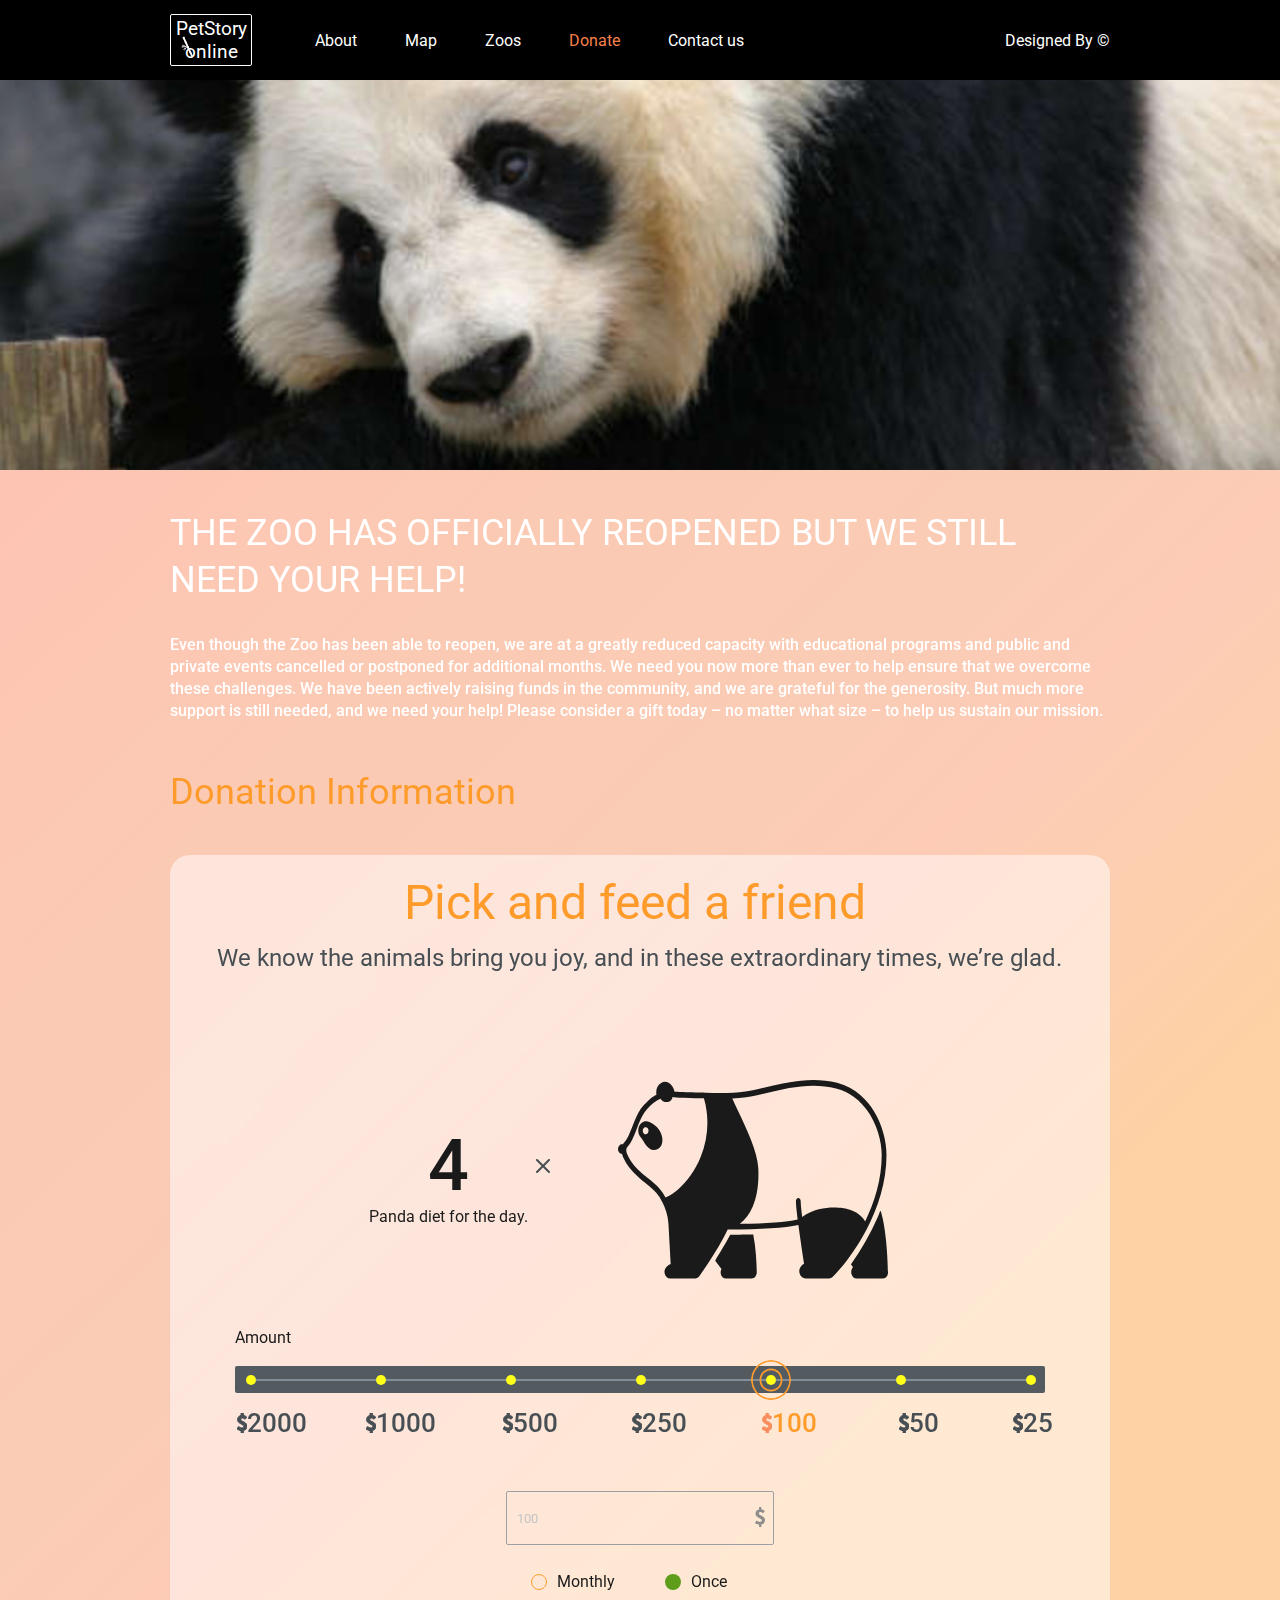
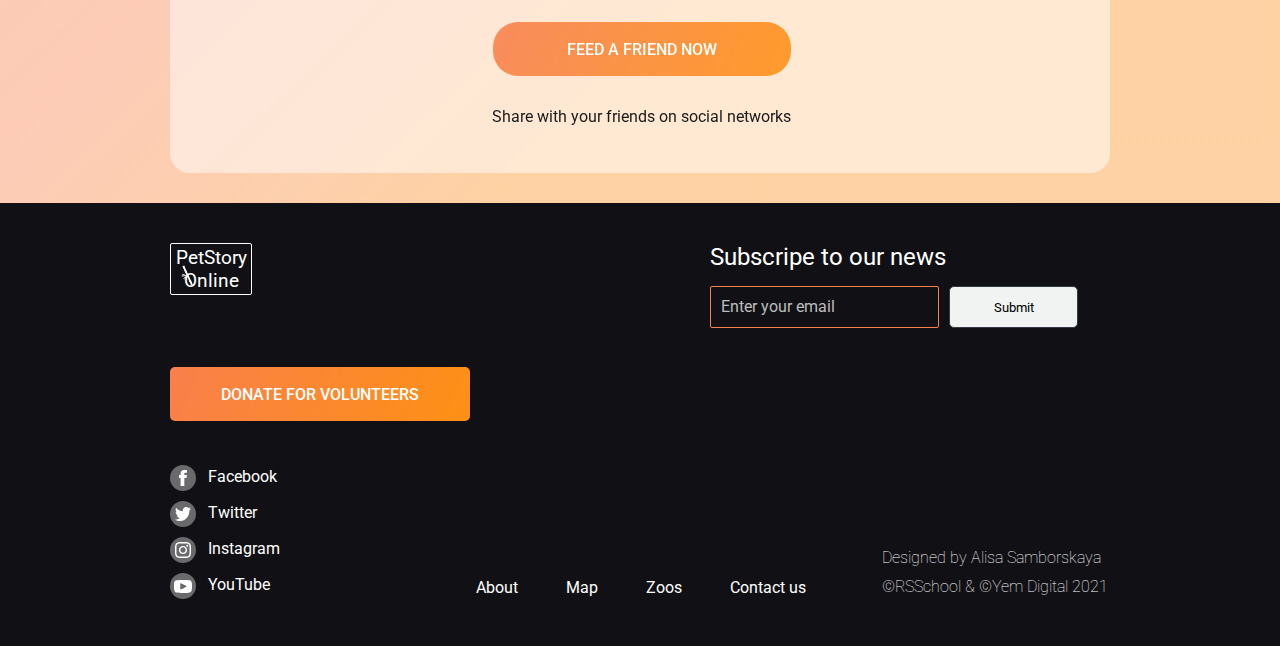
<file: online-zoo/pages/donate/index.html>
<!DOCTYPE html>
<html lang="en">
  <head>
    <meta charset="UTF-8" />
    <meta http-equiv="X-UA-Compatible" content="IE=edge" />
    <meta name="viewport" content="width=device-width, initial-scale=1.0" />
    <link
      href="https://fonts.googleapis.com/css2?family=Roboto:wght@100;300;400;500;700&display=swap"
      rel="stylesheet"
    />
    <link rel="stylesheet" href="./style.css" />

    <title>Donate</title>
  </head>
  <body>
    <section class="navigation">
      <header class="header">
        <div class="page__wrapper">
          <div class="nav__container">
            <a href="../../pages/main/index.html" class="logo__wrapper">
              <h1>PetStory online</h1>
            </a>
            <nav class="nav">
              <ul class="nav__container__wrapper">
                <li class="nav__item">
                  <a href="../../pages/main/index.html">About</a>
                </li>
                <li class="nav__item"><a>Map</a></li>
                <li class="nav__item"><a>Zoos</a></li>
                <li class="nav__item active">
                  <a href="../../pages/donate/index.html">Donate</a>
                </li>
                <li class="nav__item"><a>Contact us</a></li>
              </ul>
            </nav>
          </div>
          <div class="designed__by">
            <a
              href="https://www.figma.com/file/jfEFwkXVj1WRq7sUHDr8os/PetStory-online"
              >Designed By ©</a
            >
          </div>
          <div class="burger__wrapper" onclick="showMenu(this)">
            <svg
              width="18"
              height="10"
              viewBox="0 0 18 10"
              fill="none"
              xmlns="http://www.w3.org/2000/svg"
            >
              <rect width="18" height="2" rx="1" fill="white" />
              <rect y="4" width="18" height="2" rx="1" fill="white" />
              <rect y="8" width="18" height="2" rx="1" fill="white" />
            </svg>
            <div id="menu" class="burger__links__container">
              <div class="head">
                <a href="../../pages/main/index.html" class="logo__wrapper">
                  <h1>PetStory Online</h1>
                </a>
                <div class="close__btn" onclick="closeMenu(this)"></div>
              </div>
              <ul class="burger__links">
                <li class="burger__link__item">
                  <a href="../../pages/main/index.html" class="burger__link"
                    >About</a
                  >
                </li>
                <li class="burger__link__item">
                  <a href="" class="burger__link">Map</a>
                </li>
                <li class="burger__link__item">
                  <a href="" class="burger__link">Zoos</a>
                </li>
                <li class="burger__link__item">
                  <a href="../../pages/donate/index.html" class="burger__link"
                    >Donate</a
                  >
                </li>
                <li class="burger__link__item">
                  <a href="" class="burger__link">Contact us</a>
                </li>
                <li class="burger__link__item">
                  <a
                    href="https://www.figma.com/file/ypzT9idgAILaSRVRmDAJxn/online-zoo-3-weeks?node-id=153%3A470"
                    class="burger__link"
                    >Designed by ©</a
                  >
                </li>
              </ul>
            </div>
          </div>
        </div>
      </header>
      <div class="banner">
        <div class="banner__container"></div>
      </div>
    </section>
    <section class="pick">
      <div class="help__wrapper">
        <div class="help">
          THE ZOO HAS OFFICIALLY REOPENED BUT WE STILL NEED YOUR HELP!
        </div>
        <p id="text">
          Even though the Zoo has been able to reopen, we are at a greatly
          reduced capacity with educational programs and public and private
          events cancelled or postponed for additional months. We need you now
          more than ever to help ensure that we overcome these challenges. We
          have been actively raising funds in the community, and we are grateful
          for the generosity. But much more support is still needed, and we need
          your help! Please consider a gift today – no matter what size – to
          help us sustain our mission.
        </p>
        <span id="donate">Donation Information</span>
      </div>
      <div class="page__wrapper">
        <div class="pick__container">
          <div class="subtitle">Pick and feed a friend</div>
          <p>
            We know the animals bring you joy, and in these extraordinary times,
            we’re glad.
          </p>
          <div class="img__wrapper">
            <div class="number__container">
              <div class="number">4</div>
              <div class="diets">Panda diet for the day.</div>
            </div>
            <div class="img">
              <img src="../../assets/icons/panda_widget1.svg" alt="" />
            </div>
          </div>
        </div>
        <div class="input__container">
          <div class="range__container">
            <div class="amount">Amount</div>
            <div class="line__wrapper"><div class="micro__line" /></div>
            <div class="dots__wrapper">
              <div class="dot__item">
                <input type="radio" name="dot" id="dot" value="5000" onchange="changeValue(this)" />
              </div>
              <div class="dot__item">
                <input type="radio" name="dot" id="dot" value="2000" onchange="changeValue(this)" />
              </div>
              <div class="dot__item">
                <input type="radio" name="dot" id="dot" value="1000" onchange="changeValue(this)" />
              </div>
              <div class="dot__item">
                <input type="radio" name="dot" id="dot" value="500" onchange="changeValue(this)" />
              </div>
              <div class="dot__item">
                <input type="radio" name="dot" id="dot" value="250" onchange="changeValue(this)" />
              </div>
              <div class="dot__item">
                <input type="radio" name="dot" id="dot" value="100" onchange="changeValue(this)" checked />
              </div>
              <div class="dot__item">
                <input type="radio" name="dot" id="dot" value="50" onchange="changeValue(this)" />
              </div>
              <div class="dot__item">
                <input type="radio" name="dot" id="dot" value="25" onchange="changeValue(this)" />
              </div>
            </div>
          </div>
          <div class="amount__container">
            <div class="amount__item">
              <svg
                width="10"
                height="20"
                viewBox="0 0 10 20"
                fill="none"
                xmlns="http://www.w3.org/2000/svg"
              >
                <path
                  d="M8.07792 6.25974C7.66234 5.87013 7.24675 5.58442 6.85714 5.37662C6.46753 5.19481 6.02597 5.09091 5.53247 5.09091C4.96104 5.09091 4.54545 5.22078 4.25974 5.45455C3.97403 5.68831 3.81818 6.07792 3.81818 6.5974C3.81818 6.96104 3.97403 7.2987 4.28571 7.53247C4.5974 7.79221 4.96104 8.02597 5.42857 8.25974C5.8961 8.49351 6.38961 8.72727 6.90909 8.98701C7.42857 9.24675 7.92208 9.53247 8.38961 9.8961C8.85714 10.2597 9.22078 10.6753 9.53247 11.1948C9.84416 11.7143 10 12.3377 10 13.0649C10 14.1818 9.68831 15.1429 9.09091 15.9481C8.49351 16.7532 7.55844 17.2727 6.36364 17.5584V20H4.1039V17.6623C3.42857 17.5844 2.7013 17.4026 1.94805 17.0909C1.19481 16.7792 0.545455 16.3896 0 15.8961L1.50649 13.5844C2.1039 14.026 2.67532 14.3636 3.19481 14.5974C3.74026 14.8312 4.28571 14.9351 4.83117 14.9351C5.48052 14.9351 5.97403 14.8052 6.25974 14.5455C6.57143 14.2857 6.72727 13.8701 6.72727 13.3247C6.72727 12.9091 6.57143 12.5714 6.25974 12.2857C5.94805 12 5.58442 11.7403 5.11688 11.4805C4.64935 11.2208 4.15584 10.961 3.63636 10.7013C3.11688 10.4416 2.62338 10.1299 2.15584 9.76623C1.68831 9.4026 1.32468 8.98701 1.01299 8.49351C0.701299 8 0.545455 7.42857 0.545455 6.72727C0.545455 5.58442 0.857143 4.62338 1.48052 3.87013C2.1039 3.11688 2.98701 2.62338 4.07792 2.41558V0H6.33766V2.36364C7.09091 2.46753 7.74026 2.7013 8.31169 3.03896C8.88312 3.37662 9.37662 3.79221 9.84416 4.28571L8.07792 6.25974Z"
                  fill="#333B41"
                />
              </svg>
              5000
            </div>
            <div class="amount__item">
              <svg
                width="10"
                height="20"
                viewBox="0 0 10 20"
                fill="none"
                xmlns="http://www.w3.org/2000/svg"
              >
                <path
                  d="M8.07792 6.25974C7.66234 5.87013 7.24675 5.58442 6.85714 5.37662C6.46753 5.19481 6.02597 5.09091 5.53247 5.09091C4.96104 5.09091 4.54545 5.22078 4.25974 5.45455C3.97403 5.68831 3.81818 6.07792 3.81818 6.5974C3.81818 6.96104 3.97403 7.2987 4.28571 7.53247C4.5974 7.79221 4.96104 8.02597 5.42857 8.25974C5.8961 8.49351 6.38961 8.72727 6.90909 8.98701C7.42857 9.24675 7.92208 9.53247 8.38961 9.8961C8.85714 10.2597 9.22078 10.6753 9.53247 11.1948C9.84416 11.7143 10 12.3377 10 13.0649C10 14.1818 9.68831 15.1429 9.09091 15.9481C8.49351 16.7532 7.55844 17.2727 6.36364 17.5584V20H4.1039V17.6623C3.42857 17.5844 2.7013 17.4026 1.94805 17.0909C1.19481 16.7792 0.545455 16.3896 0 15.8961L1.50649 13.5844C2.1039 14.026 2.67532 14.3636 3.19481 14.5974C3.74026 14.8312 4.28571 14.9351 4.83117 14.9351C5.48052 14.9351 5.97403 14.8052 6.25974 14.5455C6.57143 14.2857 6.72727 13.8701 6.72727 13.3247C6.72727 12.9091 6.57143 12.5714 6.25974 12.2857C5.94805 12 5.58442 11.7403 5.11688 11.4805C4.64935 11.2208 4.15584 10.961 3.63636 10.7013C3.11688 10.4416 2.62338 10.1299 2.15584 9.76623C1.68831 9.4026 1.32468 8.98701 1.01299 8.49351C0.701299 8 0.545455 7.42857 0.545455 6.72727C0.545455 5.58442 0.857143 4.62338 1.48052 3.87013C2.1039 3.11688 2.98701 2.62338 4.07792 2.41558V0H6.33766V2.36364C7.09091 2.46753 7.74026 2.7013 8.31169 3.03896C8.88312 3.37662 9.37662 3.79221 9.84416 4.28571L8.07792 6.25974Z"
                  fill="#333B41"
                />
              </svg>
              2000
            </div>
            <div class="amount__item ">
              <svg
                width="10"
                height="20"
                viewBox="0 0 10 20"
                fill="none"
                xmlns="http://www.w3.org/2000/svg"
              >
                <path
                  d="M8.07792 6.25974C7.66234 5.87013 7.24675 5.58442 6.85714 5.37662C6.46753 5.19481 6.02597 5.09091 5.53247 5.09091C4.96104 5.09091 4.54545 5.22078 4.25974 5.45455C3.97403 5.68831 3.81818 6.07792 3.81818 6.5974C3.81818 6.96104 3.97403 7.2987 4.28571 7.53247C4.5974 7.79221 4.96104 8.02597 5.42857 8.25974C5.8961 8.49351 6.38961 8.72727 6.90909 8.98701C7.42857 9.24675 7.92208 9.53247 8.38961 9.8961C8.85714 10.2597 9.22078 10.6753 9.53247 11.1948C9.84416 11.7143 10 12.3377 10 13.0649C10 14.1818 9.68831 15.1429 9.09091 15.9481C8.49351 16.7532 7.55844 17.2727 6.36364 17.5584V20H4.1039V17.6623C3.42857 17.5844 2.7013 17.4026 1.94805 17.0909C1.19481 16.7792 0.545455 16.3896 0 15.8961L1.50649 13.5844C2.1039 14.026 2.67532 14.3636 3.19481 14.5974C3.74026 14.8312 4.28571 14.9351 4.83117 14.9351C5.48052 14.9351 5.97403 14.8052 6.25974 14.5455C6.57143 14.2857 6.72727 13.8701 6.72727 13.3247C6.72727 12.9091 6.57143 12.5714 6.25974 12.2857C5.94805 12 5.58442 11.7403 5.11688 11.4805C4.64935 11.2208 4.15584 10.961 3.63636 10.7013C3.11688 10.4416 2.62338 10.1299 2.15584 9.76623C1.68831 9.4026 1.32468 8.98701 1.01299 8.49351C0.701299 8 0.545455 7.42857 0.545455 6.72727C0.545455 5.58442 0.857143 4.62338 1.48052 3.87013C2.1039 3.11688 2.98701 2.62338 4.07792 2.41558V0H6.33766V2.36364C7.09091 2.46753 7.74026 2.7013 8.31169 3.03896C8.88312 3.37662 9.37662 3.79221 9.84416 4.28571L8.07792 6.25974Z"
                  fill="#333B41"
                />
              </svg>
              1000
            </div>
            <div class="amount__item">
              <svg
                width="10"
                height="20"
                viewBox="0 0 10 20"
                fill="none"
                xmlns="http://www.w3.org/2000/svg"
              >
                <path
                  d="M8.07792 6.25974C7.66234 5.87013 7.24675 5.58442 6.85714 5.37662C6.46753 5.19481 6.02597 5.09091 5.53247 5.09091C4.96104 5.09091 4.54545 5.22078 4.25974 5.45455C3.97403 5.68831 3.81818 6.07792 3.81818 6.5974C3.81818 6.96104 3.97403 7.2987 4.28571 7.53247C4.5974 7.79221 4.96104 8.02597 5.42857 8.25974C5.8961 8.49351 6.38961 8.72727 6.90909 8.98701C7.42857 9.24675 7.92208 9.53247 8.38961 9.8961C8.85714 10.2597 9.22078 10.6753 9.53247 11.1948C9.84416 11.7143 10 12.3377 10 13.0649C10 14.1818 9.68831 15.1429 9.09091 15.9481C8.49351 16.7532 7.55844 17.2727 6.36364 17.5584V20H4.1039V17.6623C3.42857 17.5844 2.7013 17.4026 1.94805 17.0909C1.19481 16.7792 0.545455 16.3896 0 15.8961L1.50649 13.5844C2.1039 14.026 2.67532 14.3636 3.19481 14.5974C3.74026 14.8312 4.28571 14.9351 4.83117 14.9351C5.48052 14.9351 5.97403 14.8052 6.25974 14.5455C6.57143 14.2857 6.72727 13.8701 6.72727 13.3247C6.72727 12.9091 6.57143 12.5714 6.25974 12.2857C5.94805 12 5.58442 11.7403 5.11688 11.4805C4.64935 11.2208 4.15584 10.961 3.63636 10.7013C3.11688 10.4416 2.62338 10.1299 2.15584 9.76623C1.68831 9.4026 1.32468 8.98701 1.01299 8.49351C0.701299 8 0.545455 7.42857 0.545455 6.72727C0.545455 5.58442 0.857143 4.62338 1.48052 3.87013C2.1039 3.11688 2.98701 2.62338 4.07792 2.41558V0H6.33766V2.36364C7.09091 2.46753 7.74026 2.7013 8.31169 3.03896C8.88312 3.37662 9.37662 3.79221 9.84416 4.28571L8.07792 6.25974Z"
                  fill="#333B41"
                />
              </svg>
              500
            </div>
            <div class="amount__item">
              <svg
                width="10"
                height="20"
                viewBox="0 0 10 20"
                fill="none"
                xmlns="http://www.w3.org/2000/svg"
              >
                <path
                  d="M8.07792 6.25974C7.66234 5.87013 7.24675 5.58442 6.85714 5.37662C6.46753 5.19481 6.02597 5.09091 5.53247 5.09091C4.96104 5.09091 4.54545 5.22078 4.25974 5.45455C3.97403 5.68831 3.81818 6.07792 3.81818 6.5974C3.81818 6.96104 3.97403 7.2987 4.28571 7.53247C4.5974 7.79221 4.96104 8.02597 5.42857 8.25974C5.8961 8.49351 6.38961 8.72727 6.90909 8.98701C7.42857 9.24675 7.92208 9.53247 8.38961 9.8961C8.85714 10.2597 9.22078 10.6753 9.53247 11.1948C9.84416 11.7143 10 12.3377 10 13.0649C10 14.1818 9.68831 15.1429 9.09091 15.9481C8.49351 16.7532 7.55844 17.2727 6.36364 17.5584V20H4.1039V17.6623C3.42857 17.5844 2.7013 17.4026 1.94805 17.0909C1.19481 16.7792 0.545455 16.3896 0 15.8961L1.50649 13.5844C2.1039 14.026 2.67532 14.3636 3.19481 14.5974C3.74026 14.8312 4.28571 14.9351 4.83117 14.9351C5.48052 14.9351 5.97403 14.8052 6.25974 14.5455C6.57143 14.2857 6.72727 13.8701 6.72727 13.3247C6.72727 12.9091 6.57143 12.5714 6.25974 12.2857C5.94805 12 5.58442 11.7403 5.11688 11.4805C4.64935 11.2208 4.15584 10.961 3.63636 10.7013C3.11688 10.4416 2.62338 10.1299 2.15584 9.76623C1.68831 9.4026 1.32468 8.98701 1.01299 8.49351C0.701299 8 0.545455 7.42857 0.545455 6.72727C0.545455 5.58442 0.857143 4.62338 1.48052 3.87013C2.1039 3.11688 2.98701 2.62338 4.07792 2.41558V0H6.33766V2.36364C7.09091 2.46753 7.74026 2.7013 8.31169 3.03896C8.88312 3.37662 9.37662 3.79221 9.84416 4.28571L8.07792 6.25974Z"
                  fill="#333B41"
                />
              </svg>
              250
            </div>
            <div class="amount__item checked">
              <svg
                width="10"
                height="20"
                viewBox="0 0 10 20"
                fill="none"
                xmlns="http://www.w3.org/2000/svg"
              >
                <path
                  d="M8.07792 6.25974C7.66234 5.87013 7.24675 5.58442 6.85714 5.37662C6.46753 5.19481 6.02597 5.09091 5.53247 5.09091C4.96104 5.09091 4.54545 5.22078 4.25974 5.45455C3.97403 5.68831 3.81818 6.07792 3.81818 6.5974C3.81818 6.96104 3.97403 7.2987 4.28571 7.53247C4.5974 7.79221 4.96104 8.02597 5.42857 8.25974C5.8961 8.49351 6.38961 8.72727 6.90909 8.98701C7.42857 9.24675 7.92208 9.53247 8.38961 9.8961C8.85714 10.2597 9.22078 10.6753 9.53247 11.1948C9.84416 11.7143 10 12.3377 10 13.0649C10 14.1818 9.68831 15.1429 9.09091 15.9481C8.49351 16.7532 7.55844 17.2727 6.36364 17.5584V20H4.1039V17.6623C3.42857 17.5844 2.7013 17.4026 1.94805 17.0909C1.19481 16.7792 0.545455 16.3896 0 15.8961L1.50649 13.5844C2.1039 14.026 2.67532 14.3636 3.19481 14.5974C3.74026 14.8312 4.28571 14.9351 4.83117 14.9351C5.48052 14.9351 5.97403 14.8052 6.25974 14.5455C6.57143 14.2857 6.72727 13.8701 6.72727 13.3247C6.72727 12.9091 6.57143 12.5714 6.25974 12.2857C5.94805 12 5.58442 11.7403 5.11688 11.4805C4.64935 11.2208 4.15584 10.961 3.63636 10.7013C3.11688 10.4416 2.62338 10.1299 2.15584 9.76623C1.68831 9.4026 1.32468 8.98701 1.01299 8.49351C0.701299 8 0.545455 7.42857 0.545455 6.72727C0.545455 5.58442 0.857143 4.62338 1.48052 3.87013C2.1039 3.11688 2.98701 2.62338 4.07792 2.41558V0H6.33766V2.36364C7.09091 2.46753 7.74026 2.7013 8.31169 3.03896C8.88312 3.37662 9.37662 3.79221 9.84416 4.28571L8.07792 6.25974Z"
                  fill="#333B41"
                />
              </svg>
              100
            </div>
            <div class="amount__item">
              <svg
                width="10"
                height="20"
                viewBox="0 0 10 20"
                fill="none"
                xmlns="http://www.w3.org/2000/svg"
              >
                <path
                  d="M8.07792 6.25974C7.66234 5.87013 7.24675 5.58442 6.85714 5.37662C6.46753 5.19481 6.02597 5.09091 5.53247 5.09091C4.96104 5.09091 4.54545 5.22078 4.25974 5.45455C3.97403 5.68831 3.81818 6.07792 3.81818 6.5974C3.81818 6.96104 3.97403 7.2987 4.28571 7.53247C4.5974 7.79221 4.96104 8.02597 5.42857 8.25974C5.8961 8.49351 6.38961 8.72727 6.90909 8.98701C7.42857 9.24675 7.92208 9.53247 8.38961 9.8961C8.85714 10.2597 9.22078 10.6753 9.53247 11.1948C9.84416 11.7143 10 12.3377 10 13.0649C10 14.1818 9.68831 15.1429 9.09091 15.9481C8.49351 16.7532 7.55844 17.2727 6.36364 17.5584V20H4.1039V17.6623C3.42857 17.5844 2.7013 17.4026 1.94805 17.0909C1.19481 16.7792 0.545455 16.3896 0 15.8961L1.50649 13.5844C2.1039 14.026 2.67532 14.3636 3.19481 14.5974C3.74026 14.8312 4.28571 14.9351 4.83117 14.9351C5.48052 14.9351 5.97403 14.8052 6.25974 14.5455C6.57143 14.2857 6.72727 13.8701 6.72727 13.3247C6.72727 12.9091 6.57143 12.5714 6.25974 12.2857C5.94805 12 5.58442 11.7403 5.11688 11.4805C4.64935 11.2208 4.15584 10.961 3.63636 10.7013C3.11688 10.4416 2.62338 10.1299 2.15584 9.76623C1.68831 9.4026 1.32468 8.98701 1.01299 8.49351C0.701299 8 0.545455 7.42857 0.545455 6.72727C0.545455 5.58442 0.857143 4.62338 1.48052 3.87013C2.1039 3.11688 2.98701 2.62338 4.07792 2.41558V0H6.33766V2.36364C7.09091 2.46753 7.74026 2.7013 8.31169 3.03896C8.88312 3.37662 9.37662 3.79221 9.84416 4.28571L8.07792 6.25974Z"
                  fill="#333B41"
                />
              </svg>
              50
            </div>
            <div class="amount__item">
              <svg
                width="10"
                height="20"
                viewBox="0 0 10 20"
                fill="none"
                xmlns="http://www.w3.org/2000/svg"
              >
                <path
                  d="M8.07792 6.25974C7.66234 5.87013 7.24675 5.58442 6.85714 5.37662C6.46753 5.19481 6.02597 5.09091 5.53247 5.09091C4.96104 5.09091 4.54545 5.22078 4.25974 5.45455C3.97403 5.68831 3.81818 6.07792 3.81818 6.5974C3.81818 6.96104 3.97403 7.2987 4.28571 7.53247C4.5974 7.79221 4.96104 8.02597 5.42857 8.25974C5.8961 8.49351 6.38961 8.72727 6.90909 8.98701C7.42857 9.24675 7.92208 9.53247 8.38961 9.8961C8.85714 10.2597 9.22078 10.6753 9.53247 11.1948C9.84416 11.7143 10 12.3377 10 13.0649C10 14.1818 9.68831 15.1429 9.09091 15.9481C8.49351 16.7532 7.55844 17.2727 6.36364 17.5584V20H4.1039V17.6623C3.42857 17.5844 2.7013 17.4026 1.94805 17.0909C1.19481 16.7792 0.545455 16.3896 0 15.8961L1.50649 13.5844C2.1039 14.026 2.67532 14.3636 3.19481 14.5974C3.74026 14.8312 4.28571 14.9351 4.83117 14.9351C5.48052 14.9351 5.97403 14.8052 6.25974 14.5455C6.57143 14.2857 6.72727 13.8701 6.72727 13.3247C6.72727 12.9091 6.57143 12.5714 6.25974 12.2857C5.94805 12 5.58442 11.7403 5.11688 11.4805C4.64935 11.2208 4.15584 10.961 3.63636 10.7013C3.11688 10.4416 2.62338 10.1299 2.15584 9.76623C1.68831 9.4026 1.32468 8.98701 1.01299 8.49351C0.701299 8 0.545455 7.42857 0.545455 6.72727C0.545455 5.58442 0.857143 4.62338 1.48052 3.87013C2.1039 3.11688 2.98701 2.62338 4.07792 2.41558V0H6.33766V2.36364C7.09091 2.46753 7.74026 2.7013 8.31169 3.03896C8.88312 3.37662 9.37662 3.79221 9.84416 4.28571L8.07792 6.25974Z"
                  fill="#333B41"
                />
              </svg>
              25
            </div>
          </div>
        </div>
        <div class="amount__input__container">
          <div class="dollar">
            <input
              type="number"
              id="amount"
              placeholder="Another amount"
              value="100"
              oninput="changeAmountInput(this)"
              min="0"
              max="9999"
              oninput="if (this.value.length > 4) this.value = this.value.slice(0, 4);"
            />
            <svg
              width="10"
              height="20"
              viewBox="0 0 10 20"
              fill="none"
              xmlns="http://www.w3.org/2000/svg"
            >
              <path
                d="M8.07792 6.25974C7.66234 5.87013 7.24675 5.58442 6.85714 5.37662C6.46753 5.19481 6.02597 5.09091 5.53247 5.09091C4.96104 5.09091 4.54545 5.22078 4.25974 5.45455C3.97403 5.68831 3.81818 6.07792 3.81818 6.5974C3.81818 6.96104 3.97403 7.2987 4.28571 7.53247C4.5974 7.79221 4.96104 8.02597 5.42857 8.25974C5.8961 8.49351 6.38961 8.72727 6.90909 8.98701C7.42857 9.24675 7.92208 9.53247 8.38961 9.8961C8.85714 10.2597 9.22078 10.6753 9.53247 11.1948C9.84416 11.7143 10 12.3377 10 13.0649C10 14.1818 9.68831 15.1429 9.09091 15.9481C8.49351 16.7532 7.55844 17.2727 6.36364 17.5584V20H4.1039V17.6623C3.42857 17.5844 2.7013 17.4026 1.94805 17.0909C1.19481 16.7792 0.545455 16.3896 0 15.8961L1.50649 13.5844C2.1039 14.026 2.67532 14.3636 3.19481 14.5974C3.74026 14.8312 4.28571 14.9351 4.83117 14.9351C5.48052 14.9351 5.97403 14.8052 6.25974 14.5455C6.57143 14.2857 6.72727 13.8701 6.72727 13.3247C6.72727 12.9091 6.57143 12.5714 6.25974 12.2857C5.94805 12 5.58442 11.7403 5.11688 11.4805C4.64935 11.2208 4.15584 10.961 3.63636 10.7013C3.11688 10.4416 2.62338 10.1299 2.15584 9.76623C1.68831 9.4026 1.32468 8.98701 1.01299 8.49351C0.701299 8 0.545455 7.42857 0.545455 6.72727C0.545455 5.58442 0.857143 4.62338 1.48052 3.87013C2.1039 3.11688 2.98701 2.62338 4.07792 2.41558V0H6.33766V2.36364C7.09091 2.46753 7.74026 2.7013 8.31169 3.03896C8.88312 3.37662 9.37662 3.79221 9.84416 4.28571L8.07792 6.25974Z"
                fill="#333B41"
              />
            </svg>
          </div>
          <div class="radio__container">
            <div class="monthly">
              <input type="radio" name="time" id="monthly" />
              <div class="text">Monthly</div>
            </div>
            <div class="once">
              <input type="radio" name="time" id="onlogoce" checked />
              <div class="text">Once</div>
            </div>
          </div>
          <div class="button__container">
            <button class="button">FEED A FRIEND NOW</button>
          </div>
          <div class="share__container">
            Share with your friends on social networks
          </div>
        </div>
      </div>
    </section>
    <footer class="footer">
      <div class="page__wrapper">
        <div class="top__container">
          <a href="../../pages/main/index.html" class="logo__wrapper">
            <h1>PetStory Online</h1>
          </a>
          <div class="subscription__container">
            <div class="subtitle">Subscripe to our news</div>
            <div class="input__container">
              <input
                type="email"
                name="emal"
                id="emal"
                placeholder="Enter your email"
                class="subscr__input"
              />
              <button class="submit default">Submit</button>
            </div>
          </div>
        </div>
        <div class="button__wrapper">
          <button class="button">donate for volunteers</button>
        </div>
        <div class="bottom__container">
          <div class="left">
            <ul>
              <li>
                <div
                  onclick="location.href = 'https://ru-ru.facebook.com/'"
                  class="menu__item"
                >
                  <div class="img__wrapper">
                    <img src="../../assets/icons/fb.svg" alt="FB" />
                  </div>
                  <span>Facebook</span>
                </div>
              </li>
              <li>
                <div
                  onclick="location.href = 'https://twitter.com/tweeter'"
                  class="menu__item"
                >
                  <div class="img__wrapper">
                    <img src="../../assets/icons/tweet.svg" alt="TWITTER" />
                  </div>
                  <span>Twitter</span>
                </div>
              </li>
              <li>
                <div
                  onclick="location.href = 'https://www.instagram.com/'"
                  class="menu__item"
                >
                  <div class="img__wrapper">
                    <img src="../../assets/icons/ig.svg" alt="IG" />
                  </div>
                  <span>Instagram</span>
                </div>
              </li>
              <li>
                <div
                  onclick="location.href = 'https://www.youtube.com/?gl=RU&hl=ru'"
                  class="menu__item"
                >
                  <div class="img__wrapper">
                    <img src="../../assets/icons/yt.svg" alt="YOUTUBE" />
                  </div>
                  <span>YouTube</span>
                </div>
              </li>
            </ul>
          </div>
          <div class="middle">
            <nav class="bottom__nav">
              <ul>
                <li>
                  <a href="../../pages/main/index.html">About</a>
                </li>
                <li>
                  <a href="#">Map</a>
                </li>
                <li>
                  <a href="#">Zoos</a>
                </li>
                <li>
                  <a href="#">Contact us</a>
                </li>
              </ul>
            </nav>
          </div>
          <div class="right">
            <a> Designed by Alisa Samborskaya ©RSSchool & ©Yem Digital 2021 </a>
          </div>
        </div>
      </div>
    </footer>
    <script src="./script.js"></script>
  </body>
</html>
</file>
<file: online-zoo/pages/donate/style.css>
* {
  margin: 0;
  padding: 0;
  font-family: "Roboto";
  font-style: normal;
  font-weight: 400;
  line-height: 23px;
}

.background {
  position: absolute;
  top: 0;
  right: 0;
  left: 0;
  bottom: 0;
  background-color: #000;
  opacity: .5;
}

.open {
  display: flex !important;
}

.button {
  height: 54px;
  align-self: center;
  background: linear-gradient(113.96deg, #f9804b 1.49%, #fe9013 101.44%);
  width: 300px;
  border-radius: 25px;
  font-size: 16px;
  font-weight: 500;
  text-transform: uppercase;
  color: white;
  border: none;
}

.button:hover {
  background: #e47209;
}

.button:active {
  background: #4b9200;
}

svg path {
  stroke: inherit;
  stroke-width: inherit;
  fill: inherit;
}

.page__wrapper {
  display: flex;
  width: 1160px;
  margin: 0px auto;
}

.logo__wrapper {
  text-decoration: none;
  width: 82px;
  height: 52px;
  color: white;
  align-self: center;
  margin-right: 63px;
}

.logo__wrapper h1 {
  margin: 0;
  text-align: center;
  padding: 2px 0;
  border: 1.18841px solid #ffffff;
  border-radius: 2px;
  font-weight: 400;
  font-size: 19px;
  line-height: 23px;
  position: relative;
}

.logo__wrapper h1::after {
  content: "";
  z-index: 5;
  position: absolute;
  background-image: url("../../assets/icons/bamboo.svg");
  left: 10px;
  top: 21px;
  height: 21px;
  width: 12px;
  background-repeat: no-repeat;
}

.navigation {
  height: 470px;
  position: relative;
}

.navigation .header {
  background: black;
  height: 80px;
  width: 100%;
  display: flex;
  width: 100%;
  background: black;
}

.navigation .header .nav__container {
  width: 100%;
  display: flex;
  flex-direction: row;
  align-items: center;
}

.navigation .header .nav__container .nav .nav__container__wrapper {
  list-style: none;
  align-items: center;
  display: flex;
  column-gap: 58px;
}

.navigation .header .nav__container .nav .nav__container__wrapper .nav__item {
  color: white;
}

.navigation .header .nav__container .nav .nav__container__wrapper .nav__item:hover a {
  color: #f9804b;
}

.navigation .header .nav__container .nav .nav__container__wrapper .nav__item.active a {
  font-size: 16px;
  color: #f9804b;
}

.navigation .header .nav__container .nav .nav__container__wrapper .nav__item a {
  text-decoration: none;
  color: white;
  cursor: pointer;
  font-size: 16px;
}

.navigation .header .nav__container .nav .nav__container__wrapper .nav__item a:active {
  color: #f9804b;
}

.navigation .header .designed__by {
  display: flex;
  justify-content: end;
  color: white;
  text-align: center;
  align-self: center;
  width: 200px;
}

.navigation .header .designed__by a {
  text-decoration: none;
  color: white;
}

.burger__wrapper {
  position: absolute;
  top: 0;
  right: 0;
  display: none;
  flex-direction: row-reverse;
}

.burger__wrapper .burger__links__container {
  display: none;
  position: fixed;
  left: 0;
  width: 100%;
  top: 0;
  padding-left: 10px;
  flex-direction: column;
  background: white;
  padding-bottom: 40px;
}

.burger__wrapper .burger__links__container .head {
  display: flex;
  flex: 1;
  justify-content: space-between;
  padding-right: 10px;
}

.burger__wrapper .burger__links__container .logo__wrapper {
  align-self: unset;
  margin-top: 10px;
}

.burger__wrapper .burger__links__container .logo__wrapper h1 {
  color: #FE9013;
  border-color: #fe9013;
}

.burger__wrapper .burger__links__container .logo__wrapper h1::after {
  background-image: url("../../assets/icons/orange__bamboo.svg");
}

.burger__wrapper .burger__links__container .close__btn {
  background-image: url("../../assets/icons/icons8-close-48.png");
  width: 48px;
  height: 48px;
}

.burger__wrapper .burger__links__container ul {
  margin-top: 20px;
  list-style: none;
  row-gap: 15px;
}

.burger__wrapper .burger__links__container ul li {
  list-style: none;
}

.burger__wrapper .burger__links__container ul li .burger__link {
  text-decoration: none;
  color: #333B41;
}

.banner {
  position: absolute;
  z-index: -1;
  width: 100%;
  height: 390px;
}

.banner .banner__container {
  background-image: url("../../assets/images/panda.png");
  background-size: cover;
  background-position: center;
  background-repeat: no-repeat;
  overflow: hidden;
  height: 100%;
}

.pick {
  height: 1437px;
  padding-top: 40px;
  background: linear-gradient(315.75deg, rgba(254, 210, 144, 0.7) 30.06%, #febdab 100.95%, rgba(254, 210, 144, 0.7) 106.36%), linear-gradient(315.75deg, rgba(254, 189, 171, 0.74) 30.06%, rgba(243, 169, 248, 0.66) 50.74%, #e0d8f0 80.49%, #eaf7fe 127.9%, #eaf7fe 149.54%), linear-gradient(315.75deg, rgba(254, 189, 171, 0.74) 30.06%, rgba(243, 169, 248, 0.66) 50.74%, #e0d8f0 80.49%, #eaf7fe 127.9%, #eaf7fe 149.54%);
  opacity: 0.9;
}

.pick .help__wrapper {
  width: 1160px;
  display: flex;
  margin: 0 auto;
  display: flex;
  flex-direction: column;
  color: #ffffff;
}

.pick .help__wrapper .help {
  color: #ffffff;
  font-weight: 400;
  font-size: 36px;
  line-height: 47px;
  /* identical to box height, or 47px */
}

.pick .help__wrapper #text {
  font-weight: 500;
  font-size: 16px;
  line-height: 22px;
  margin-bottom: 40px;
}

.pick .help__wrapper #donate {
  font-weight: 400;
  font-size: 36px;
  line-height: 47px;
  color: #fe9013;
  margin-bottom: 60px;
  margin-top: 10px;
}

.pick .page__wrapper {
  height: 964px;
  background: rgba(255, 255, 255, 0.52);
  backdrop-filter: blur(2px);
  border-radius: 20px;
  display: flex;
  flex-direction: column;
}

.pick .page__wrapper .pick__container {
  margin-top: 40px;
  display: flex;
  flex-direction: column;
  width: 100%;
  align-items: center;
}

.pick .page__wrapper .pick__container .subtitle {
  font-weight: 400;
  font-size: 48px;
  line-height: 48px;
  text-align: center;
  color: #fe9013;
  margin-top: 6px;
  margin-right: 11px;
}

.pick .page__wrapper .pick__container p {
  margin-top: 26px;
  font-weight: 400;
  font-size: 24px;
  line-height: 29px;
  color: #333b41;
  align-self: flex-start;
  margin-left: 92px;
}

.pick .page__wrapper .pick__container .img__wrapper {
  display: flex;
  align-items: center;
  margin-top: 60px;
}

.pick .page__wrapper .pick__container .img__wrapper .number__container {
  display: flex;
  flex-direction: column;
  align-items: center;
  margin-right: 90px;
  margin-top: 41px;
}

.pick .page__wrapper .pick__container .img__wrapper .number__container .number {
  font-weight: 500;
  font-size: 72px;
  line-height: 58px;
  text-align: center;
  text-transform: uppercase;
  color: #000000;
  position: relative;
  margin-top: 6px;
}

.pick .page__wrapper .pick__container .img__wrapper .number__container .number::after {
  content: "";
  background-image: url("../../assets/icons/x_icon.svg");
  height: 14px;
  width: 14px;
  color: #333b41;
  position: absolute;
  top: 22px;
  left: 108px;
}

.pick .page__wrapper .pick__container .img__wrapper .number__container .diets {
  margin-top: 10px;
}

.pick .page__wrapper .pick__container .img__wrapper .img {
  margin-right: 10px;
}

.pick .page__wrapper .input__container {
  margin: 0 92px;
  display: flex;
  flex-direction: column;
}

.pick .page__wrapper .amount__input__container {
  margin-top: 50px;
  display: flex;
  flex-direction: column;
  align-items: center;
}

.pick .page__wrapper .amount__input__container .dollar {
  position: relative;
  width: 268px;
  height: 54px;
}

.pick .page__wrapper .amount__input__container .dollar input[type="number"]::-webkit-input-placeholder {
  font-weight: 400;
  font-size: 16px;
  line-height: 22px;
  /* or 22px */
  color: #929699;
}

.pick .page__wrapper .amount__input__container .dollar #amount {
  box-sizing: border-box;
  position: absolute;
  height: 54px;
  border-radius: 2px;
  border: 1px solid #929699;
  background: transparent;
  width: 268px;
  color: #bdbdbd;
  padding-left: 10px;
}

.pick .page__wrapper .amount__input__container .dollar #amount:focus {
  border: 1px solid #4b9200;
  outline: none;
  color: #4b9200;
}

.pick .page__wrapper .amount__input__container .dollar #amount:focus::-webkit-input-placeholder {
  color: #4b9200;
}

.pick .page__wrapper .amount__input__container .dollar svg {
  position: absolute;
  /* left: 25px; */
  /* z-index: 66; */
  fill: gray;
  right: 9px;
  top: 16px;
}

.pick .page__wrapper .amount__input__container .dollar #amount:focus + svg {
  fill: #4b9200;
  stroke: #4b9200;
}

.pick .page__wrapper .amount__input__container .radio__container {
  display: flex;
  column-gap: 50px;
  margin-top: 25px;
}

.pick .page__wrapper .amount__input__container .radio__container .monthly {
  display: flex;
  align-items: center;
  width: 84px;
  gap: 10px;
}

.pick .page__wrapper .amount__input__container .radio__container .once {
  display: flex;
  align-items: center;
  gap: 10px;
  width: 84px;
}

.pick .page__wrapper .amount__input__container .button__container .button {
  margin-top: 29px;
  margin-left: 3px;
  width: 298px;
}

.pick .page__wrapper .amount__input__container .share__container {
  margin-top: 29px;
  margin-left: 2px;
}

.pick .page__wrapper .micro__line {
  width: 915px;
  height: 2px;
  background: #72828e;
  margin-left: 29px;
  position: absolute;
  z-index: 3;
}

.pick .page__wrapper .range__container {
  margin-top: 41px;
  position: relative;
}

.pick .page__wrapper .range__container .line__wrapper {
  height: 27px;
  background: #404950;
  border-radius: 2px;
  width: 976px;
  display: flex;
  align-items: center;
  margin-top: 17px;
}

.pick .page__wrapper .range__container .dots__wrapper {
  z-index: 5;
  display: flex;
  width: 100%;
  margin-left: 26px;
  margin-right: 30px;
  justify-content: space-between;
}

.pick .page__wrapper .range__container .dots__wrapper .dot__item {
  width: 10px;
  height: 10px;
  border-radius: 50%;
  background: yellow;
  position: relative;
  cursor: pointer;
}

.pick .page__wrapper .range__container .dots__wrapper .dot__item input[type="radio"] {
  position: absolute;
  left: -15px;
  bottom: -15px;
  -webkit-appearance: none;
  cursor: pointer;
  width: 10px;
  height: 10px;
  padding: 20px;
  border: none;
  z-index: 5;
  background-color: transparent;
}

.pick .page__wrapper .range__container .dots__wrapper .dot__item input[type="radio"]:checked {
  position: absolute;
  bottom: -15px;
  left: -15px;
  background: url("../../assets/icons/roller_icon.svg");
}

.pick .page__wrapper .amount__container {
  margin-top: 12px;
  display: flex;
  justify-content: space-between;
}

.pick .page__wrapper .amount__container .amount__item {
  font-weight: 500;
  font-size: 26px;
  line-height: 36px;
  /* or 36px */
  text-transform: uppercase;
  width: 130px;
  color: #333b41;
  display: flex;
  align-items: center;
  justify-content: center;
}

.pick .page__wrapper .amount__container .amount__item:first-child {
  width: 95px;
  justify-content: start;
}

.pick .page__wrapper .amount__container .amount__item:last-child {
  width: 95px;
  justify-content: flex-end;
  box-sizing: border-box;
  padding-right: 25px;
}

.pick .page__wrapper .amount__container .amount__item svg {
  fill: #333b41;
  stroke: #333b41;
}

.pick .page__wrapper .amount__container .amount__item.checked {
  color: #fe9013;
}

.pick .page__wrapper .amount__container .amount__item.checked svg {
  fill: #f9804b;
  stroke: #f9804b;
}

.footer {
  height: 443px;
  background: #111115;
  color: #ffffff;
}

.footer .page__wrapper {
  flex-wrap: wrap;
}

.footer .page__wrapper .top__container {
  display: flex;
  width: 1160px;
  justify-content: space-between;
  margin-top: 40px;
}

.footer .page__wrapper .top__container .logo__wrapper {
  margin-bottom: 25px;
}

.footer .page__wrapper .top__container .subscription__container {
  row-gap: 14px;
  display: flex;
  flex-direction: column;
}

.footer .page__wrapper .top__container .subscription__container .subtitle {
  font-weight: 400;
  font-size: 24px;
  line-height: 29px;
  /* identical to box height, or 29px */
  color: #ffffff;
}

.footer .page__wrapper .top__container .subscription__container .input__container {
  display: flex;
  column-gap: 10px;
}

.footer .page__wrapper .top__container .subscription__container .input__container input {
  height: 40px;
  border-radius: 2px;
  border: 1px solid #f9804b;
  background: #111115;
  color: #bdbdbd;
  padding-left: 10px;
  width: 217px;
}

.footer .page__wrapper .top__container .subscription__container .input__container input:focus {
  border: 0.7px solid #4b9200;
  outline: none;
}

.footer .page__wrapper .top__container .subscription__container .input__container input:invalid {
  color: #d31414;
  border-color: #d31414;
}

.footer .page__wrapper .top__container .subscription__container .input__container input::-webkit-input-placeholder {
  font-weight: 400;
  font-size: 16px;
  line-height: 22px;
  color: #bdbdbd;
}

.footer .page__wrapper .top__container .subscription__container .input__container .submit {
  background: #f1f3f2;
  border: 1px solid #4b9200;
  border-radius: 5px;
  width: 129px;
  height: 42px;
}

.footer .page__wrapper .top__container .subscription__container .input__container .submit.mistake {
  color: #d31414;
  border-color: #d31414;
}

.footer .page__wrapper .top__container .subscription__container .input__container .submit.default {
  color: black;
  border-color: #333b41;
}

.footer .page__wrapper .top__container .subscription__container .input__container .submit:hover {
  color: #4b9200;
  border-color: #4b9200;
}

.footer .page__wrapper .button__wrapper {
  margin-bottom: 44px;
  margin-top: 38px;
}

.footer .page__wrapper .button__wrapper .button {
  border-radius: 5px;
}

.footer .page__wrapper .bottom__container {
  display: flex;
  width: 100%;
  justify-content: space-between;
}

.footer .page__wrapper .bottom__container .left .menu__item {
  display: flex;
  column-gap: 12px;
}

.footer .page__wrapper .bottom__container .left .menu__item:hover {
  cursor: pointer;
  color: #4b9200;
}

.footer .page__wrapper .bottom__container .left .menu__item:hover .img__wrapper {
  background: #4b9200;
}

.footer .page__wrapper .bottom__container .left .menu__item .img__wrapper {
  width: 26px;
  height: 26px;
  border-radius: 50%;
  background: rgba(196, 196, 196, 0.5);
  position: relative;
  display: flex;
  align-items: center;
  justify-content: center;
}

.footer .page__wrapper .bottom__container .left .menu__item .img__wrapper:hover {
  background: #4b9200;
}

.footer .page__wrapper .bottom__container .left ul {
  row-gap: 10px;
  display: flex;
  flex-direction: column;
}

.footer .page__wrapper .bottom__container .left ul li {
  list-style: none;
}

.footer .page__wrapper .bottom__container .middle {
  margin-left: 119px;
  display: flex;
}

.footer .page__wrapper .bottom__container .middle .bottom__nav {
  display: flex;
  align-items: end;
}

.footer .page__wrapper .bottom__container .middle .bottom__nav ul {
  display: flex;
  column-gap: 58px;
}

.footer .page__wrapper .bottom__container .middle .bottom__nav ul li {
  list-style: none;
}

.footer .page__wrapper .bottom__container .middle .bottom__nav ul li a {
  text-decoration: none;
  color: #ffffff;
}

.footer .page__wrapper .bottom__container .middle .bottom__nav ul li a:active {
  color: #f9804b;
}

.footer .page__wrapper .bottom__container .middle .bottom__nav ul li .active {
  color: #f9804b;
}

.footer .page__wrapper .bottom__container .right {
  display: flex;
  flex-direction: column;
  justify-content: end;
  width: 228px;
}

.footer .page__wrapper .bottom__container .right a {
  font-weight: 100;
  font-size: 16px;
  line-height: 27px;
  color: #ffffff;
  height: 52px;
}

.footer .page__wrapper .bottom__container .right a:active {
  color: #4b9200;
  text-decoration: underline #4b9200;
}

.footer .page__wrapper .bottom__container .right a:hover {
  cursor: pointer;
}

input[type="radio"] {
  -webkit-appearance: none;
  border-radius: 50%;
  width: 16px;
  height: 16px;
  border: 1px solid #fe9013;
}

input[type="radio"]:checked {
  background: #4b9200;
  border: none;
}

@media (min-width: 1000px) and (max-width: 1440px) {
  .navigation .header .page__wrapper {
    width: 940px;
    margin: 0 auto;
  }
  .navigation .header .page__wrapper .nav__container .nav .nav__container__wrapper {
    column-gap: 48px;
  }
  .navigation .banner .banner__container {
    background-image: url(../../assets/images/panda.png);
    background-size: 1600px;
    background-position: center;
    background-repeat: no-repeat;
    overflow: hidden;
    background-position-x: -173px;
    height: 390px;
  }
  .pick {
    height: unset;
    padding-bottom: 30px;
  }
  .pick .help__wrapper {
    width: 940px;
  }
  .pick .help__wrapper .help {
    width: 90%;
  }
  .pick .help__wrapper #text {
    margin-top: 30px;
  }
  .pick .help__wrapper #donate {
    margin-top: 7px;
    margin-bottom: 39px;
  }
  .pick .page__wrapper {
    width: 940px;
    height: 918px;
  }
  .pick .page__wrapper .pick__container {
    margin-top: 18px;
  }
  .pick .page__wrapper .pick__container p {
    margin-left: 47px;
    margin-top: 17px;
  }
  .pick .page__wrapper .input__container {
    margin: 0 65px;
  }
  .pick .page__wrapper .input__container .range__container .line__wrapper {
    width: 810px;
  }
  .pick .page__wrapper .input__container .range__container .line__wrapper .micro__line {
    width: 785px;
    margin-left: 14px;
  }
  .pick .page__wrapper .input__container .range__container .line__wrapper .dots__wrapper {
    margin-left: 11px;
    margin-right: 9px;
  }
  .pick .page__wrapper .input__container .range__container .line__wrapper .dots__wrapper .dot__item:first-of-type {
    display: none;
  }
  .pick .page__wrapper .input__container .range__container .amount__container {
    margin-left: -28px;
    width: 871px;
  }
  .pick .page__wrapper .input__container .range__container .amount__container .amount__item:first-of-type {
    display: none;
  }
  .footer .page__wrapper {
    width: 940px;
  }
  .footer .page__wrapper .top__container .logo__wrapper {
    margin-bottom: 34px;
  }
  .footer .page__wrapper .top__container .subscription__container {
    margin-right: 32px;
  }
  .footer .page__wrapper .bottom__container .middle .bottom__nav ul {
    column-gap: 48px;
  }
  .footer .page__wrapper .bottom__container .right {
    margin-bottom: 4px;
  }
  .footer .page__wrapper .bottom__container .right a {
    line-height: 29px;
  }
}

@media (min-width: 640px) and (max-width: 999px) {
  .navigation {
    overflow: hidden;
    height: 369px;
  }
  .navigation .header {
    height: 34px;
    position: fixed;
    z-index: 15;
  }
  .navigation .header .page__wrapper {
    width: 600px;
    margin: 0 auto;
  }
  .navigation .header .page__wrapper .nav__container .logo__wrapper {
    width: 46px;
    height: unset;
  }
  .navigation .header .page__wrapper .nav__container .logo__wrapper h1 {
    font-weight: 400;
    font-size: 12px;
    line-height: 15px;
    border: none;
    /* or 15px */
  }
  .navigation .header .page__wrapper .nav__container .logo__wrapper h1::after {
    background-image: url("../../assets/icons/tablet_bamboo.svg");
    left: 3px;
    top: 15px;
  }
  .navigation .header .page__wrapper .nav__container .nav {
    display: none;
  }
  .navigation .header .page__wrapper .nav__container .nav .nav__container__wrapper {
    column-gap: 48px;
  }
  .navigation .header .page__wrapper .designed__by {
    display: none;
  }
  .navigation .header .page__wrapper .burger__wrapper {
    position: absolute;
    top: 11px;
    right: 20px;
    display: flex;
    z-index: 6;
  }
  .navigation .banner {
    margin-top: 34px;
  }
  .navigation .banner .banner__container {
    background-image: url(../../assets/images/panda.png);
    background-size: 1313px;
    background-position: center;
    background-repeat: no-repeat;
    overflow: hidden;
    background-position-x: -248px;
    height: 336px;
    width: 100%;
  }
  .pick {
    height: unset;
    padding-bottom: 46px;
    padding-top: 32px;
  }
  .pick .help__wrapper {
    width: 600px;
  }
  .pick .help__wrapper .help {
    width: 95%;
    font-weight: 400;
    font-size: 24px;
    line-height: 29px;
    /* or 29px */
  }
  .pick .help__wrapper #text {
    margin-top: 19px;
    font-weight: 400;
    font-size: 16px;
    line-height: 22px;
    width: 595px;
    margin-bottom: 23px;
    /* or 22px */
  }
  .pick .help__wrapper #donate {
    margin-top: 7px;
    margin-bottom: 30px;
  }
  .pick .page__wrapper {
    width: 600px;
    height: 918px;
  }
  .pick .page__wrapper .pick__container {
    margin-top: 18px;
  }
  .pick .page__wrapper .pick__container .subtitle {
    margin-top: 15px;
    margin-right: 0px;
  }
  .pick .page__wrapper .pick__container p {
    margin-left: unset;
    text-align: center;
    margin-top: 26px;
  }
  .pick .page__wrapper .pick__container .img__wrapper .number__container {
    margin-top: 29px;
  }
  .pick .page__wrapper .pick__container .img__wrapper .number__container .number::after {
    top: 27px;
  }
  .pick .page__wrapper .pick__container .img__wrapper .img {
    margin-top: -10px;
  }
  .pick .page__wrapper .input__container {
    margin: 0 65px;
  }
  .pick .page__wrapper .input__container .range__container {
    margin-left: -65px;
    margin-top: 23px;
  }
  .pick .page__wrapper .input__container .range__container .amount {
    margin-top: 10px;
    margin-left: 10px;
  }
  .pick .page__wrapper .input__container .range__container .line__wrapper {
    margin-top: 8px;
    width: 600px;
  }
  .pick .page__wrapper .input__container .range__container .line__wrapper .micro__line {
    width: 528px;
    margin-left: 35px;
  }
  .pick .page__wrapper .input__container .range__container .line__wrapper .dots__wrapper {
    margin-left: 35px;
    margin-right: 35px;
  }
  .pick .page__wrapper .input__container .range__container .line__wrapper .dots__wrapper .dot__item:first-of-type {
    display: none;
  }
  .pick .page__wrapper .input__container .range__container .line__wrapper .dots__wrapper .dot__item:nth-of-type(2) {
    display: none;
  }
  .pick .page__wrapper .input__container .range__container .line__wrapper .dots__wrapper .dot__item:nth-of-type(3) {
    display: none;
  }
  .pick .page__wrapper .input__container .range__container .amount__container {
    margin-left: -22px;
    column-gap: 2px;
    width: 631px;
    justify-content: unset;
  }
  .pick .page__wrapper .input__container .range__container .amount__container .amount__item:first-of-type {
    display: none;
  }
  .pick .page__wrapper .input__container .range__container .amount__container .amount__item:nth-of-type(2) {
    display: none;
  }
  .pick .page__wrapper .input__container .range__container .amount__container .amount__item:nth-of-type(3) {
    display: none;
  }
  .pick .page__wrapper .input__container .amount__input__container .dollar #amount {
    height: 42px;
    width: 180px;
    padding-left: 6px;
    margin-left: 44px;
  }
  .pick .page__wrapper .input__container .amount__input__container .dollar svg {
    right: 53px;
    top: 11px;
  }
  .pick .page__wrapper .input__container .amount__input__container .radio__container {
    margin-top: 18px;
  }
  .footer {
    height: 282px;
    background: #111115;
    color: #ffffff;
    margin-top: unset;
  }
  .footer .page__wrapper {
    flex-wrap: wrap;
    width: 600px;
  }
  .footer .page__wrapper .top__container {
    display: flex;
    width: 100%;
    justify-content: space-between;
    margin-top: 10px;
    margin-left: 1px;
  }
  .footer .page__wrapper .top__container .logo__wrapper {
    margin-bottom: unset;
    width: 82px;
    height: 52px;
  }
  .footer .page__wrapper .top__container .logo__wrapper h1 {
    font-weight: 400;
    font-size: 19px;
    line-height: 23px;
    border: 0.5px solid #ffffff;
    border-radius: 2px;
  }
  .footer .page__wrapper .top__container .logo__wrapper h1::after {
    background-image: url("../../assets/icons/bamboo.svg");
    left: 10px;
    top: 21px;
    height: 21px;
    width: 12px;
  }
  .footer .page__wrapper .top__container .subscription__container {
    display: none;
    row-gap: 14px;
    flex-direction: column;
  }
  .footer .page__wrapper .top__container .subscription__container .subtitle {
    font-weight: 400;
    font-size: 24px;
    line-height: 29px;
    /* identical to box height, or 29px */
    color: #ffffff;
  }
  .footer .page__wrapper .top__container .subscription__container .input__container {
    display: flex;
    column-gap: 10px;
  }
  .footer .page__wrapper .top__container .subscription__container .input__container input {
    height: 40px;
    border-radius: 2px;
    border: 1px solid #f9804b;
    background: #111115;
    color: #bdbdbd;
    padding-left: 10px;
    width: 217px;
  }
  .footer .page__wrapper .top__container .subscription__container .input__container input:focus {
    border: 0.7px solid #4b9200;
    outline: none;
  }
  .footer .page__wrapper .top__container .subscription__container .input__container input:invalid {
    color: #d31414;
    border-color: #d31414;
  }
  .footer .page__wrapper .top__container .subscription__container .input__container input::-webkit-input-placeholder {
    font-weight: 400;
    font-size: 16px;
    line-height: 22px;
    color: #bdbdbd;
  }
  .footer .page__wrapper .top__container .subscription__container .input__container .submit {
    background: #f1f3f2;
    border: 1px solid #4b9200;
    border-radius: 5px;
    width: 129px;
    height: 42px;
    margin-right: 21px;
    margin-left: 8px;
    font-weight: 400;
    font-size: 16px;
    line-height: 22px;
    /* or 22px */
  }
  .footer .page__wrapper .top__container .subscription__container .input__container .submit.mistake {
    color: #d31414;
    border-color: #d31414;
  }
  .footer .page__wrapper .top__container .subscription__container .input__container .submit.default {
    color: black;
    border-color: #333b41;
  }
  .footer .page__wrapper .top__container .subscription__container .input__container .submit:hover {
    color: #4b9200;
    border-color: #4b9200;
  }
  .footer .page__wrapper .button__wrapper {
    margin-bottom: unset;
    margin-top: unset;
    margin-left: unset;
  }
  .footer .page__wrapper .button__wrapper .button {
    border-radius: 5px;
    margin-top: 33px;
  }
  .footer .page__wrapper .bottom__container {
    display: flex;
    width: 620px;
    justify-content: space-between;
    margin-top: 62px;
    position: relative;
  }
  .footer .page__wrapper .bottom__container .left {
    margin-left: 13px;
    position: absolute;
    right: 0px;
    bottom: 94px;
  }
  .footer .page__wrapper .bottom__container .left .menu__item {
    display: flex;
    column-gap: 12px;
  }
  .footer .page__wrapper .bottom__container .left .menu__item:hover {
    cursor: pointer;
    color: #4b9200;
  }
  .footer .page__wrapper .bottom__container .left .menu__item:hover .img__wrapper {
    background: #4b9200;
  }
  .footer .page__wrapper .bottom__container .left .menu__item .img__wrapper {
    width: 26px;
    height: 26px;
    border-radius: 50%;
    background: rgba(196, 196, 196, 0.5);
    position: relative;
    display: flex;
    align-items: center;
    justify-content: center;
  }
  .footer .page__wrapper .bottom__container .left .menu__item .img__wrapper:hover {
    background: #4b9200;
  }
  .footer .page__wrapper .bottom__container .left .menu__item span {
    display: none;
  }
  .footer .page__wrapper .bottom__container .left ul {
    row-gap: 20px;
    display: flex;
    flex-direction: column;
  }
  .footer .page__wrapper .bottom__container .left ul li {
    list-style: none;
  }
  .footer .page__wrapper .bottom__container .middle {
    margin-left: unset;
    display: flex;
  }
  .footer .page__wrapper .bottom__container .middle .bottom__nav {
    display: flex;
    align-items: end;
  }
  .footer .page__wrapper .bottom__container .middle .bottom__nav ul {
    display: flex;
    column-gap: 37px;
  }
  .footer .page__wrapper .bottom__container .middle .bottom__nav ul li {
    list-style: none;
  }
  .footer .page__wrapper .bottom__container .middle .bottom__nav ul li a {
    text-decoration: none;
    color: #ffffff;
  }
  .footer .page__wrapper .bottom__container .middle .bottom__nav ul li a:active {
    color: #f9804b;
  }
  .footer .page__wrapper .bottom__container .middle .bottom__nav ul li .active {
    color: #f9804b;
  }
  .footer .page__wrapper .bottom__container .right {
    display: flex;
    flex-direction: column;
    justify-content: end;
    width: 228px;
  }
  .footer .page__wrapper .bottom__container .right a {
    font-weight: 100;
    font-size: 16px;
    line-height: 31px;
    color: #ffffff;
    height: 57px;
  }
  .footer .page__wrapper .bottom__container .right a:active {
    color: #4b9200;
    text-decoration: underline #4b9200;
  }
  .footer .page__wrapper .bottom__container .right a:hover {
    cursor: pointer;
  }
}

@media (min-width: 320px) and (max-width: 639px) {
  .navigation {
    overflow: hidden;
    height: 221px;
  }
  .navigation .header {
    height: 34px;
    position: fixed;
    z-index: 15;
  }
  .navigation .header .page__wrapper {
    width: 300px;
    margin: 0 auto;
  }
  .navigation .header .page__wrapper .nav__container .logo__wrapper {
    width: 46px;
    height: unset;
  }
  .navigation .header .page__wrapper .nav__container .logo__wrapper h1 {
    font-weight: 400;
    font-size: 12px;
    line-height: 15px;
    border: none;
    /* or 15px */
  }
  .navigation .header .page__wrapper .nav__container .logo__wrapper h1::after {
    background-image: url("../../assets/icons/tablet_bamboo.svg");
    left: 3px;
    top: 15px;
  }
  .navigation .header .page__wrapper .nav__container .nav {
    display: none;
  }
  .navigation .header .page__wrapper .nav__container .nav .nav__container__wrapper {
    column-gap: 48px;
  }
  .navigation .header .page__wrapper .designed__by {
    display: none;
  }
  .navigation .header .page__wrapper .burger__wrapper {
    position: absolute;
    top: 11px;
    right: 20px;
    display: flex;
    z-index: 6;
  }
  .navigation .banner {
    margin-top: 34px;
  }
  .navigation .banner .banner__container {
    background-image: url(../../assets/images/panda.png);
    background-size: 766px;
    background-position: center;
    background-repeat: no-repeat;
    overflow: hidden;
    background-position-x: -152px;
    height: 187px;
    width: 100%;
  }
  .pick {
    height: unset;
    padding-bottom: 19px;
    padding-top: 30px;
  }
  .pick .help__wrapper {
    width: 300px;
  }
  .pick .help__wrapper .help {
    width: 95%;
    font-weight: 400;
    font-size: 24px;
    line-height: 29px;
    /* or 29px */
  }
  .pick .help__wrapper #text {
    margin-top: 19px;
    font-weight: 400;
    font-size: 16px;
    line-height: 22px;
    width: 298px;
    margin-bottom: 23px;
    /* or 22px */
  }
  .pick .help__wrapper #donate {
    margin-top: 7px;
    margin-bottom: 30px;
    font-weight: 400;
    font-size: 24px;
    line-height: 29px;
    /* identical to box height, or 29px */
  }
  .pick .page__wrapper {
    width: 300px;
    height: unset;
    padding-bottom: 21px;
  }
  .pick .page__wrapper .pick__container {
    margin-top: 18px;
  }
  .pick .page__wrapper .pick__container .subtitle {
    margin-top: 1px;
    margin-right: 0px;
    font-weight: 400;
    font-size: 24px;
    line-height: 29px;
    /* identical to box height, or 29px */
  }
  .pick .page__wrapper .pick__container p {
    margin-left: unset;
    text-align: center;
    margin-top: 11px;
    font-weight: 400;
    font-size: 16px;
    line-height: 140%;
    /* or 22px */
  }
  .pick .page__wrapper .pick__container .img__wrapper {
    margin-top: 10px;
  }
  .pick .page__wrapper .pick__container .img__wrapper .number__container {
    margin-right: 57px;
    margin-top: 33px;
  }
  .pick .page__wrapper .pick__container .img__wrapper .number__container .number {
    font-weight: 500;
    font-size: 40px;
    line-height: 32px;
    /* identical to box height, or 32px */
  }
  .pick .page__wrapper .pick__container .img__wrapper .number__container .number::after {
    top: 27px;
    background-image: url("../../assets/icons/smoll_x.svg");
    background-repeat: no-repeat;
    top: 13px;
    left: 61px;
  }
  .pick .page__wrapper .pick__container .img__wrapper .number__container .diets {
    font-weight: 400;
    font-size: 9px;
    line-height: 13px;
    width: 73px;
    text-align: center;
    margin-top: 7px;
    /* identical to box height, or 13px */
  }
  .pick .page__wrapper .pick__container .img__wrapper .img {
    margin-top: -1px;
    margin-right: -7px;
  }
  .pick .page__wrapper .pick__container .img__wrapper .img img {
    height: 140px;
    width: 160px;
  }
  .pick .page__wrapper .input__container {
    margin: 0 65px;
  }
  .pick .page__wrapper .input__container .range__container {
    margin-left: -65px;
    margin-top: unset;
  }
  .pick .page__wrapper .input__container .range__container .amount {
    margin-left: 0px;
    margin-top: -3px;
  }
  .pick .page__wrapper .input__container .range__container .line__wrapper {
    margin-top: 8px;
    width: 300px;
    height: 14px;
  }
  .pick .page__wrapper .input__container .range__container .line__wrapper .micro__line {
    width: 263px;
    margin-left: 17px;
  }
  .pick .page__wrapper .input__container .range__container .line__wrapper .dots__wrapper {
    margin-left: 17px;
    margin-right: 17px;
  }
  .pick .page__wrapper .input__container .range__container .line__wrapper .dots__wrapper .dot__item {
    width: 5px;
    height: 5px;
  }
  .pick .page__wrapper .input__container .range__container .line__wrapper .dots__wrapper .dot__item input[type="radio"]:checked {
    background-image: url("../../assets/icons/roller_icon_small.svg");
    background-repeat: no-repeat;
    bottom: -28px;
    left: -8px;
  }
  .pick .page__wrapper .input__container .range__container .line__wrapper .dots__wrapper .dot__item input[type="radio"] {
    border-radius: unset;
  }
  .pick .page__wrapper .input__container .range__container .line__wrapper .dots__wrapper .dot__item:first-of-type {
    display: none;
  }
  .pick .page__wrapper .input__container .range__container .line__wrapper .dots__wrapper .dot__item:nth-of-type(2) {
    display: none;
  }
  .pick .page__wrapper .input__container .range__container .line__wrapper .dots__wrapper .dot__item:nth-of-type(3) {
    display: none;
  }
  .pick .page__wrapper .input__container .range__container .amount__container {
    margin-left: -8px;
    column-gap: 2px;
    margin-top: 5px;
    width: 300px;
    justify-content: unset;
  }
  .pick .page__wrapper .input__container .range__container .amount__container .amount__item {
    font-weight: 500;
    font-size: 13px;
    line-height: 18px;
    /* or 18px */
  }
  .pick .page__wrapper .input__container .range__container .amount__container .amount__item:first-of-type {
    display: none;
  }
  .pick .page__wrapper .input__container .range__container .amount__container .amount__item:nth-of-type(2) {
    display: none;
  }
  .pick .page__wrapper .input__container .range__container .amount__container .amount__item:nth-of-type(3) {
    display: none;
  }
  .pick .page__wrapper .input__container .range__container .amount__container .amount__item:last-child {
    padding-right: unset;
  }
  .pick .page__wrapper .input__container .range__container .amount__container .amount__item svg {
    height: 11px;
  }
  .pick .page__wrapper .input__container .amount__input__container {
    margin-top: 25px;
  }
  .pick .page__wrapper .input__container .amount__input__container .dollar #amount {
    height: 42px;
    width: 180px;
    padding-left: 6px;
    margin-left: 44px;
  }
  .pick .page__wrapper .input__container .amount__input__container .dollar svg {
    right: 53px;
    top: 11px;
  }
  .pick .page__wrapper .input__container .amount__input__container .radio__container {
    margin-top: 12px;
  }
  .pick .page__wrapper .input__container .amount__input__container .button__container .button {
    margin-left: unset;
  }
  .pick .page__wrapper .input__container .amount__input__container .share__container {
    text-align: center;
    width: 301px;
  }
  .footer {
    height: 334px;
    background: #111115;
    color: #ffffff;
    margin-top: unset;
  }
  .footer .page__wrapper {
    flex-wrap: wrap;
    width: 300px;
  }
  .footer .page__wrapper .top__container {
    display: flex;
    width: 100%;
    justify-content: center;
    margin-top: 19px;
    margin-left: 1px;
  }
  .footer .page__wrapper .top__container .logo__wrapper {
    margin: unset;
    width: 139px;
    height: 52px;
  }
  .footer .page__wrapper .top__container .logo__wrapper h1 {
    width: 139px;
    font-weight: 400;
    font-size: 19px;
    line-height: 23px;
    border: unset;
    border-radius: 2px;
  }
  .footer .page__wrapper .top__container .logo__wrapper h1::after {
    background-image: url("../../assets/icons/bamboo.svg");
    left: 78px;
    top: -2px;
    height: 21px;
    width: 12px;
  }
  .footer .page__wrapper .top__container .subscription__container {
    display: none;
    row-gap: 14px;
    flex-direction: column;
  }
  .footer .page__wrapper .top__container .subscription__container .subtitle {
    font-weight: 400;
    font-size: 24px;
    line-height: 29px;
    /* identical to box height, or 29px */
    color: #ffffff;
  }
  .footer .page__wrapper .top__container .subscription__container .input__container {
    display: flex;
    column-gap: 10px;
  }
  .footer .page__wrapper .top__container .subscription__container .input__container input {
    height: 40px;
    border-radius: 2px;
    border: 1px solid #f9804b;
    background: #111115;
    color: #bdbdbd;
    padding-left: 10px;
    width: 217px;
  }
  .footer .page__wrapper .top__container .subscription__container .input__container input:focus {
    border: 0.7px solid #4b9200;
    outline: none;
  }
  .footer .page__wrapper .top__container .subscription__container .input__container input:invalid {
    color: #d31414;
    border-color: #d31414;
  }
  .footer .page__wrapper .top__container .subscription__container .input__container input::-webkit-input-placeholder {
    font-weight: 400;
    font-size: 16px;
    line-height: 22px;
    color: #bdbdbd;
  }
  .footer .page__wrapper .top__container .subscription__container .input__container .submit {
    background: #f1f3f2;
    border: 1px solid #4b9200;
    border-radius: 5px;
    width: 129px;
    height: 42px;
    margin-right: 21px;
    margin-left: 8px;
    font-weight: 400;
    font-size: 16px;
    line-height: 22px;
    /* or 22px */
  }
  .footer .page__wrapper .top__container .subscription__container .input__container .submit.mistake {
    color: #d31414;
    border-color: #d31414;
  }
  .footer .page__wrapper .top__container .subscription__container .input__container .submit.default {
    color: black;
    border-color: #333b41;
  }
  .footer .page__wrapper .top__container .subscription__container .input__container .submit:hover {
    color: #4b9200;
    border-color: #4b9200;
  }
  .footer .page__wrapper .button__wrapper {
    margin-bottom: unset;
    margin-top: 24px;
    margin-left: unset;
  }
  .footer .page__wrapper .button__wrapper .button {
    border-radius: 5px;
    margin-top: 33px;
  }
  .footer .page__wrapper .bottom__container {
    display: flex;
    width: 300px;
    justify-content: unset;
    margin-top: 24px;
    position: relative;
    flex-direction: column-reverse;
  }
  .footer .page__wrapper .bottom__container .left {
    margin-left: 13px;
    position: absolute;
    right: 53px;
    bottom: 215px;
  }
  .footer .page__wrapper .bottom__container .left .menu__item {
    display: flex;
    column-gap: 12px;
  }
  .footer .page__wrapper .bottom__container .left .menu__item:hover {
    cursor: pointer;
    color: #4b9200;
  }
  .footer .page__wrapper .bottom__container .left .menu__item:hover .img__wrapper {
    background: #4b9200;
  }
  .footer .page__wrapper .bottom__container .left .menu__item .img__wrapper {
    width: 26px;
    height: 26px;
    border-radius: 50%;
    background: rgba(196, 196, 196, 0.5);
    position: relative;
    display: flex;
    align-items: center;
    justify-content: center;
  }
  .footer .page__wrapper .bottom__container .left .menu__item .img__wrapper:hover {
    background: #4b9200;
  }
  .footer .page__wrapper .bottom__container .left .menu__item span {
    display: none;
  }
  .footer .page__wrapper .bottom__container .left ul {
    column-gap: 30px;
    display: flex;
    flex-direction: row;
  }
  .footer .page__wrapper .bottom__container .left ul li {
    list-style: none;
  }
  .footer .page__wrapper .bottom__container .middle {
    align-self: center;
    margin-left: unset;
    display: flex;
    height: 50px;
  }
  .footer .page__wrapper .bottom__container .middle .bottom__nav {
    display: flex;
    align-items: end;
  }
  .footer .page__wrapper .bottom__container .middle .bottom__nav ul {
    display: flex;
    column-gap: 30px;
  }
  .footer .page__wrapper .bottom__container .middle .bottom__nav ul li {
    list-style: none;
  }
  .footer .page__wrapper .bottom__container .middle .bottom__nav ul li a {
    text-decoration: none;
    color: #ffffff;
  }
  .footer .page__wrapper .bottom__container .middle .bottom__nav ul li a:active {
    color: #f9804b;
  }
  .footer .page__wrapper .bottom__container .middle .bottom__nav ul li .active {
    color: #f9804b;
  }
  .footer .page__wrapper .bottom__container .right {
    display: flex;
    flex-direction: column;
    justify-content: end;
    width: 214px;
    align-self: end;
  }
  .footer .page__wrapper .bottom__container .right a {
    font-weight: 100;
    font-size: 15px;
    line-height: 31px;
    color: #ffffff;
    height: 57px;
  }
  .footer .page__wrapper .bottom__container .right a:active {
    color: #4b9200;
    text-decoration: underline #4b9200;
  }
  .footer .page__wrapper .bottom__container .right a:hover {
    cursor: pointer;
  }
}
</file>
